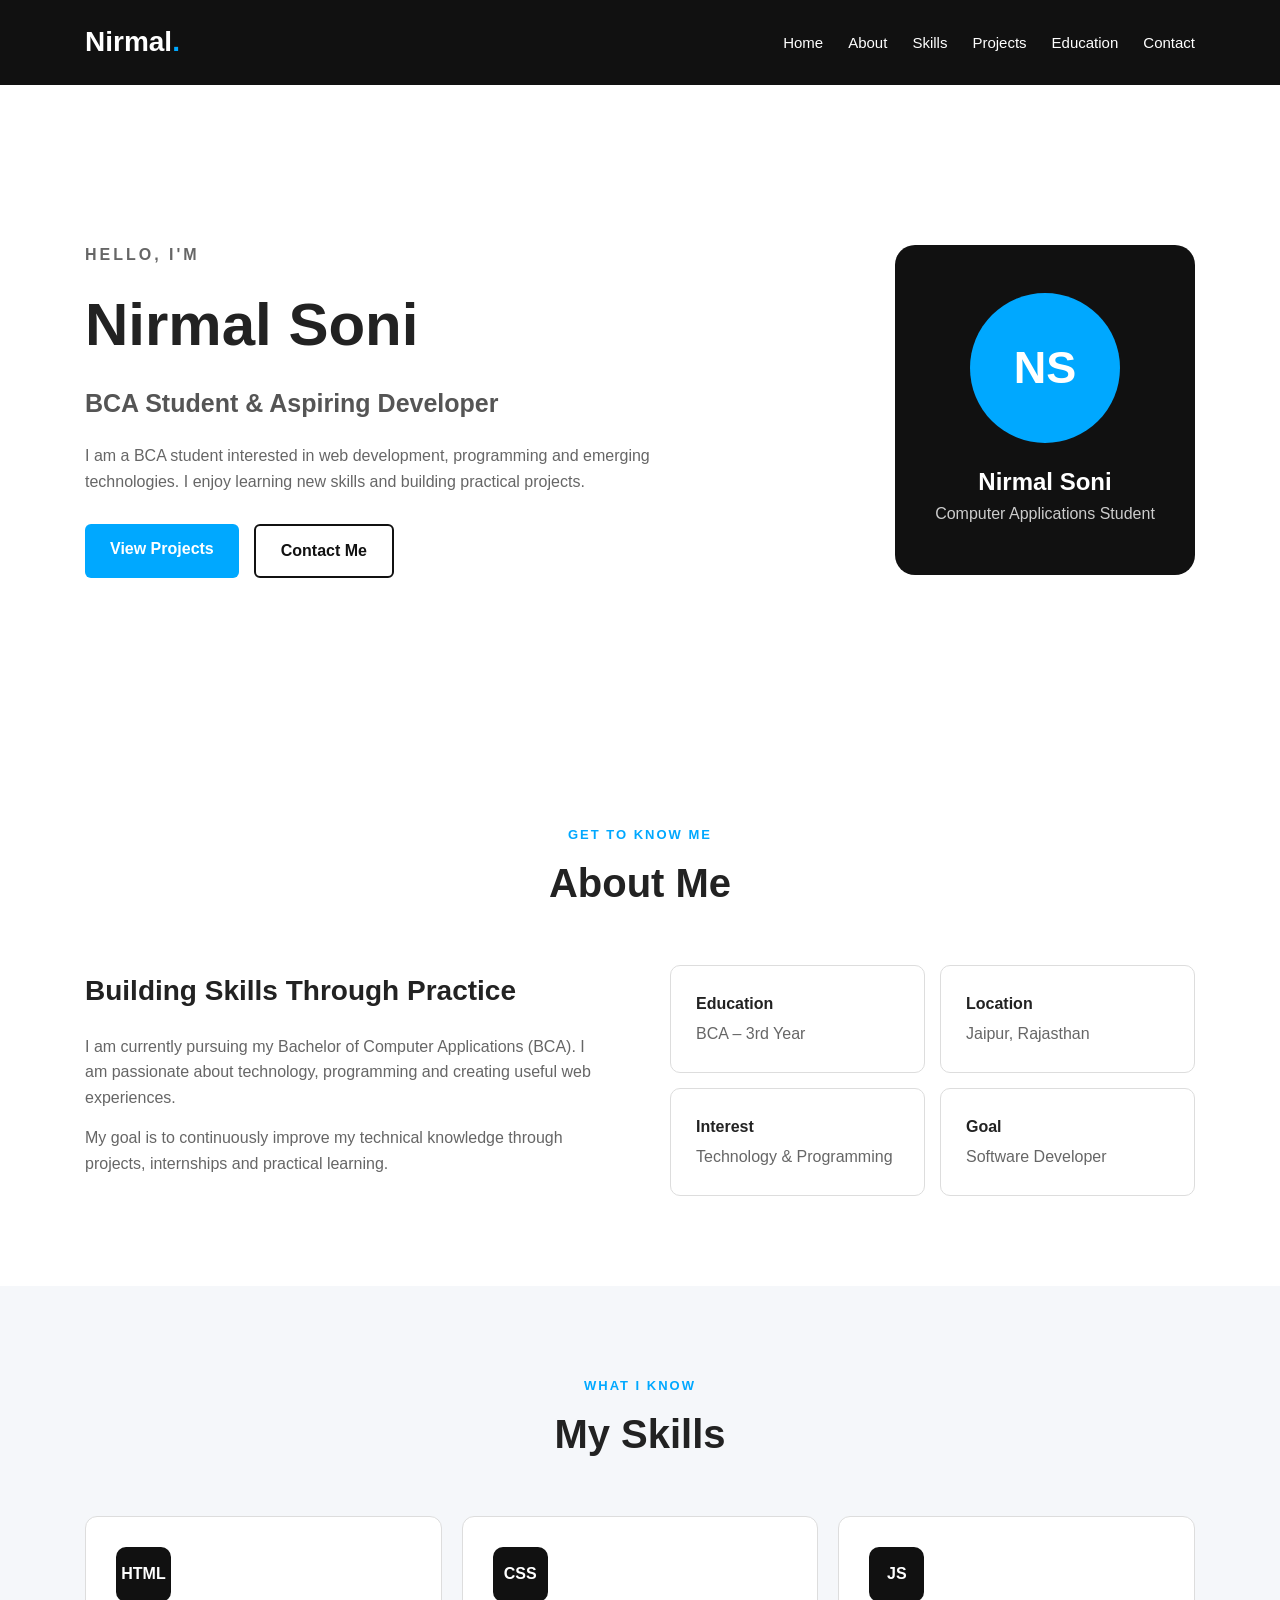
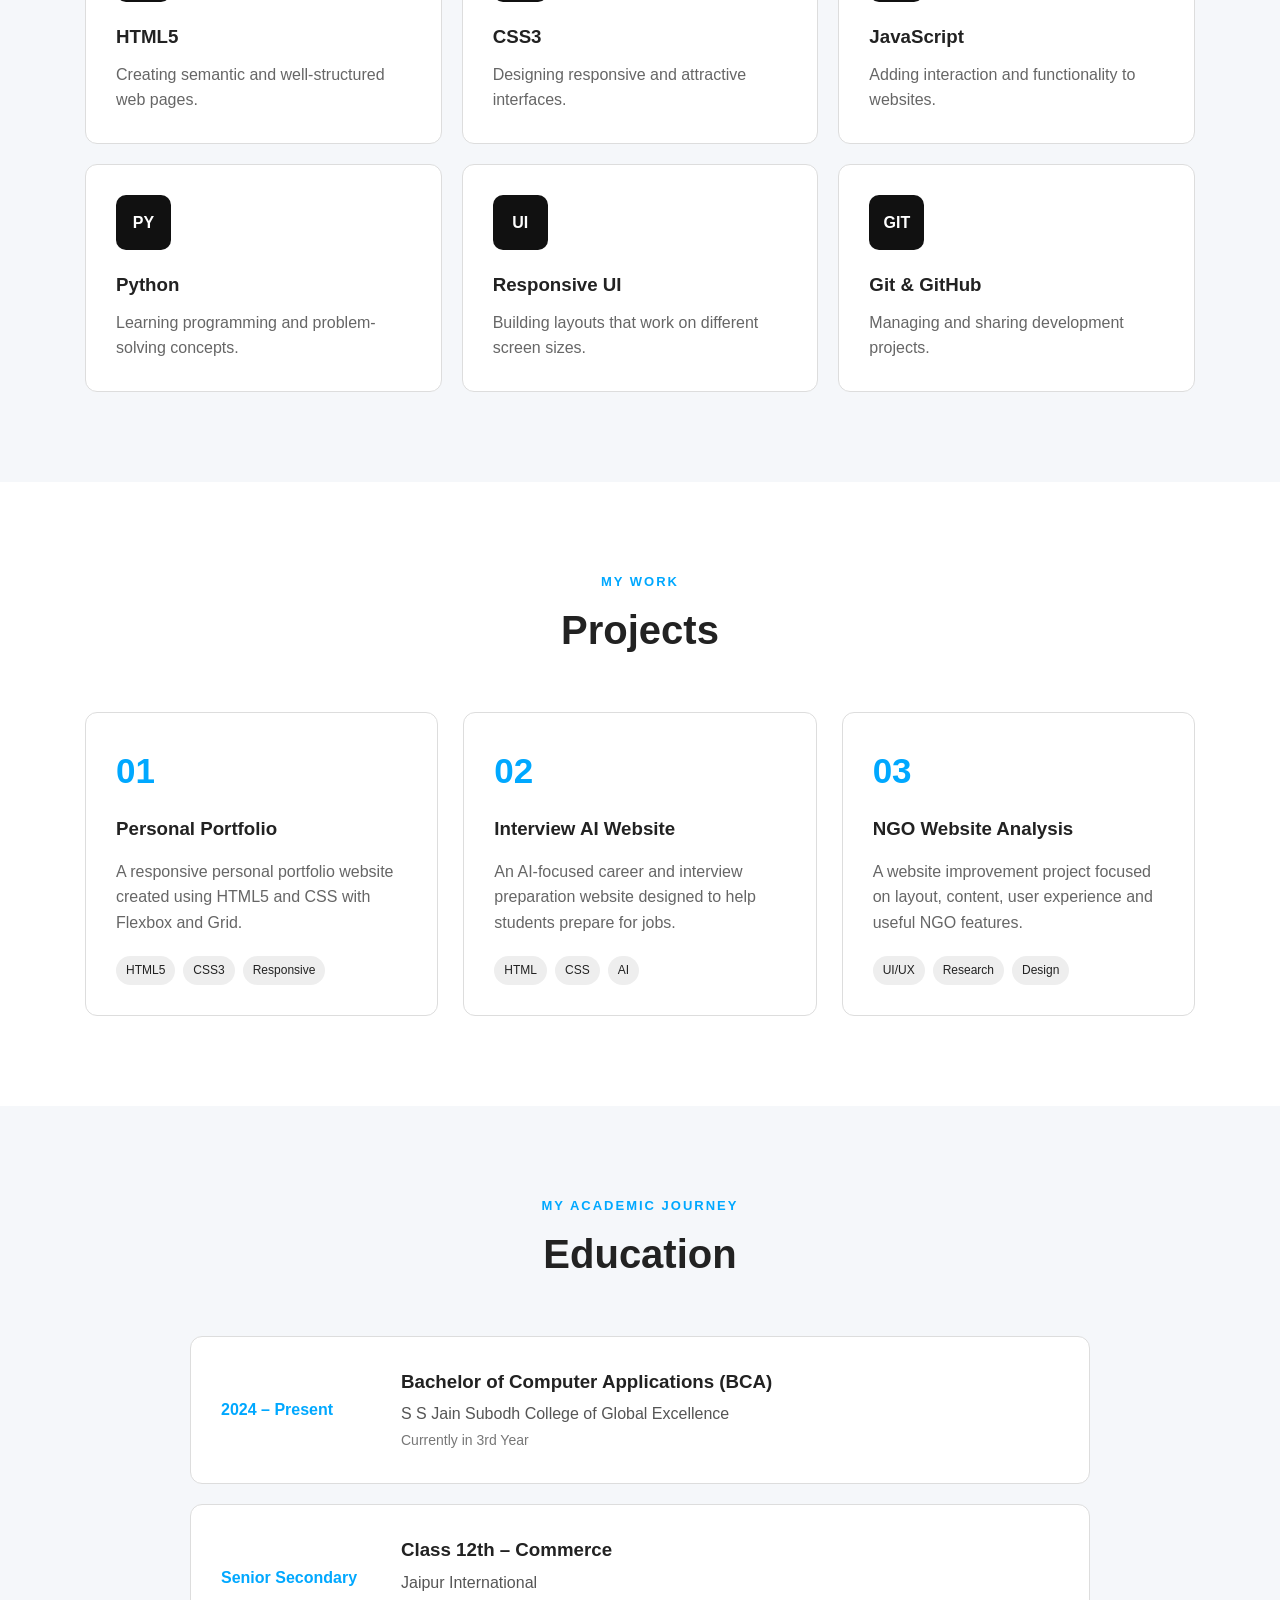
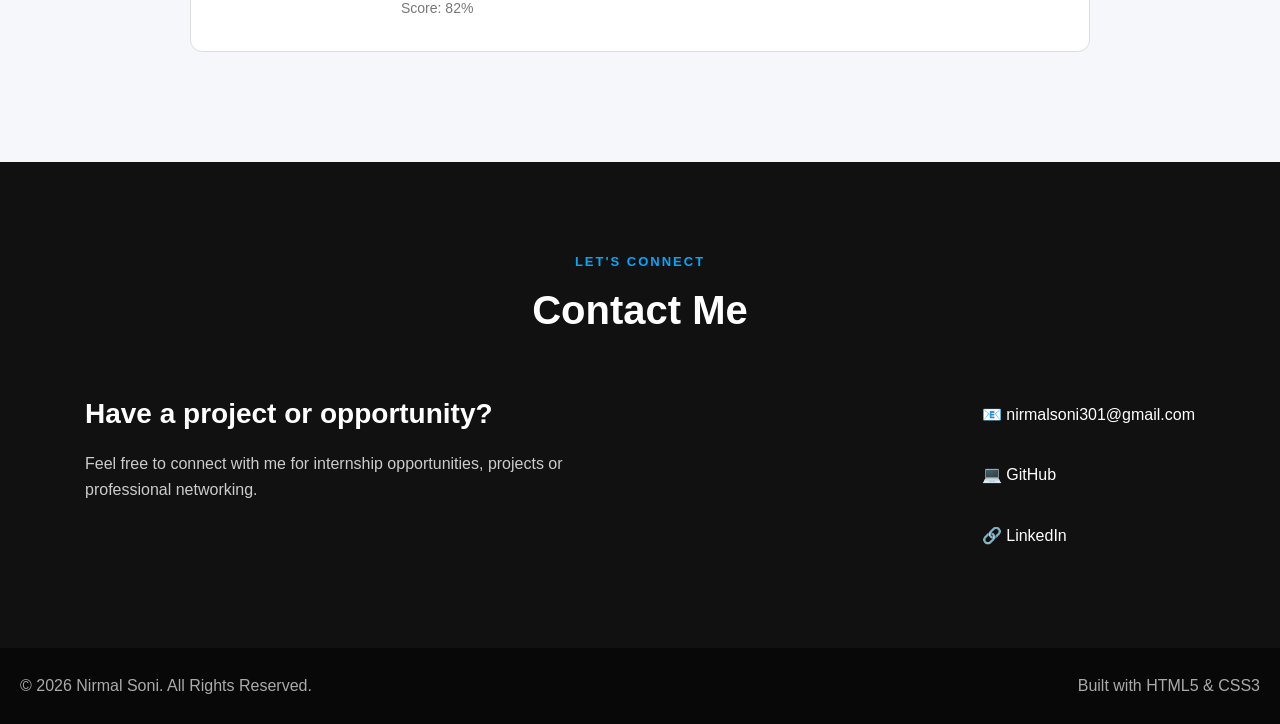
<file: index.html>
<!DOCTYPE html>
<html lang="en">
<head>
    <meta charset="UTF-8">
    <meta name="viewport" content="width=device-width, initial-scale=1.0">
    <meta name="description" content="Nirmal Soni - Personal Portfolio">
    <title>Nirmal Soni | Personal Portfolio</title>

    <link rel="stylesheet" href="style.css">
</head>

<body>

    <!-- Navbar -->
    <header class="header">
        <nav class="navbar">

            <div class="logo">Nirmal<span>.</span></div>

            <ul class="nav-links">
                <li><a href="#home">Home</a></li>
                <li><a href="#about">About</a></li>
                <li><a href="#skills">Skills</a></li>
                <li><a href="#projects">Projects</a></li>
                <li><a href="#education">Education</a></li>
                <li><a href="#contact">Contact</a></li>
            </ul>

        </nav>
    </header>


    <!-- Hero Section -->
    <main>

        <section id="home" class="hero">

            <div class="hero-content">

                <p class="welcome">HELLO, I'M</p>

                <h1>Nirmal Soni</h1>

                <h2>BCA Student & Aspiring Developer</h2>

                <p>
                    I am a BCA student interested in web development,
                    programming and emerging technologies. I enjoy
                    learning new skills and building practical projects.
                </p>

                <div class="hero-buttons">
                    <a href="#projects" class="btn primary-btn">
                        View Projects
                    </a>

                    <a href="#contact" class="btn secondary-btn">
                        Contact Me
                    </a>
                </div>

            </div>

            <div class="hero-card">
                <div class="profile-circle">NS</div>
                <h3>Nirmal Soni</h3>
                <p>Computer Applications Student</p>
            </div>

        </section>


        <!-- About Section -->
        <section id="about" class="section">

            <div class="section-title">
                <p>GET TO KNOW ME</p>
                <h2>About Me</h2>
            </div>

            <div class="about-container">

                <div class="about-text">

                    <h3>Building Skills Through Practice</h3>

                    <p>
                        I am currently pursuing my Bachelor of Computer
                        Applications (BCA). I am passionate about technology,
                        programming and creating useful web experiences.
                    </p>

                    <p>
                        My goal is to continuously improve my technical
                        knowledge through projects, internships and
                        practical learning.
                    </p>

                </div>

                <div class="about-info">

                    <div class="info-box">
                        <strong>Education</strong>
                        <span>BCA – 3rd Year</span>
                    </div>

                    <div class="info-box">
                        <strong>Location</strong>
                        <span>Jaipur, Rajasthan</span>
                    </div>

                    <div class="info-box">
                        <strong>Interest</strong>
                        <span>Technology & Programming</span>
                    </div>

                    <div class="info-box">
                        <strong>Goal</strong>
                        <span>Software Developer</span>
                    </div>

                </div>

            </div>

        </section>


        <!-- Skills Section -->
        <section id="skills" class="section light-section">

            <div class="section-title">
                <p>WHAT I KNOW</p>
                <h2>My Skills</h2>
            </div>

            <div class="skills-grid">

                <article class="skill-card">
                    <div class="skill-icon">HTML</div>
                    <h3>HTML5</h3>
                    <p>Creating semantic and well-structured web pages.</p>
                </article>

                <article class="skill-card">
                    <div class="skill-icon">CSS</div>
                    <h3>CSS3</h3>
                    <p>Designing responsive and attractive interfaces.</p>
                </article>

                <article class="skill-card">
                    <div class="skill-icon">JS</div>
                    <h3>JavaScript</h3>
                    <p>Adding interaction and functionality to websites.</p>
                </article>

                <article class="skill-card">
                    <div class="skill-icon">PY</div>
                    <h3>Python</h3>
                    <p>Learning programming and problem-solving concepts.</p>
                </article>

                <article class="skill-card">
                    <div class="skill-icon">UI</div>
                    <h3>Responsive UI</h3>
                    <p>Building layouts that work on different screen sizes.</p>
                </article>

                <article class="skill-card">
                    <div class="skill-icon">GIT</div>
                    <h3>Git & GitHub</h3>
                    <p>Managing and sharing development projects.</p>
                </article>

            </div>

        </section>


        <!-- Projects Section -->
        <section id="projects" class="section">

            <div class="section-title">
                <p>MY WORK</p>
                <h2>Projects</h2>
            </div>

            <div class="projects-grid">

                <article class="project-card">

                    <div class="project-number">01</div>

                    <h3>Personal Portfolio</h3>

                    <p>
                        A responsive personal portfolio website created
                        using HTML5 and CSS with Flexbox and Grid.
                    </p>

                    <div class="project-tags">
                        <span>HTML5</span>
                        <span>CSS3</span>
                        <span>Responsive</span>
                    </div>

                </article>


                <article class="project-card">

                    <div class="project-number">02</div>

                    <h3>Interview AI Website</h3>

                    <p>
                        An AI-focused career and interview preparation
                        website designed to help students prepare for jobs.
                    </p>

                    <div class="project-tags">
                        <span>HTML</span>
                        <span>CSS</span>
                        <span>AI</span>
                    </div>

                </article>


                <article class="project-card">

                    <div class="project-number">03</div>

                    <h3>NGO Website Analysis</h3>

                    <p>
                        A website improvement project focused on layout,
                        content, user experience and useful NGO features.
                    </p>

                    <div class="project-tags">
                        <span>UI/UX</span>
                        <span>Research</span>
                        <span>Design</span>
                    </div>

                </article>

            </div>

        </section>


        <!-- Education Section -->
        <section id="education" class="section light-section">

            <div class="section-title">
                <p>MY ACADEMIC JOURNEY</p>
                <h2>Education</h2>
            </div>

            <div class="education-card">

                <div class="education-year">2024 – Present</div>

                <div>
                    <h3>Bachelor of Computer Applications (BCA)</h3>

                    <p>
                        S S Jain Subodh College of Global Excellence
                    </p>

                    <span>Currently in 3rd Year</span>
                </div>

            </div>


            <div class="education-card">

                <div class="education-year">Senior Secondary</div>

                <div>
                    <h3>Class 12th – Commerce</h3>

                    <p>Jaipur International</p>

                    <span>Score: 82%</span>
                </div>

            </div>

        </section>


        <!-- Contact Section -->
        <section id="contact" class="section contact-section">

            <div class="section-title">
                <p>LET'S CONNECT</p>
                <h2>Contact Me</h2>
            </div>

            <div class="contact-container">

                <div class="contact-text">

                    <h3>Have a project or opportunity?</h3>

                    <p>
                        Feel free to connect with me for internship
                        opportunities, projects or professional networking.
                    </p>

                </div>

                <div class="contact-details">

                    <a href="mailto:nirmalsoni301@gmail.com">
                        📧 nirmalsoni301@gmail.com
                    </a>

                    <a href="https://github.com/Ritesh15-CDR" target="_blank">
                        💻 GitHub
                    </a>

                    <a href="https://www.linkedin.com/in/nirmal-soni-29a355435"
                       target="_blank">
                        🔗 LinkedIn
                    </a>

                </div>

            </div>

        </section>

    </main>


    <!-- Footer -->
    <footer class="footer">

        <p>
            © 2026 Nirmal Soni. All Rights Reserved.
        </p>

        <p>
            Built with HTML5 & CSS3
        </p>

    </footer>

</body>
</html>
</file>
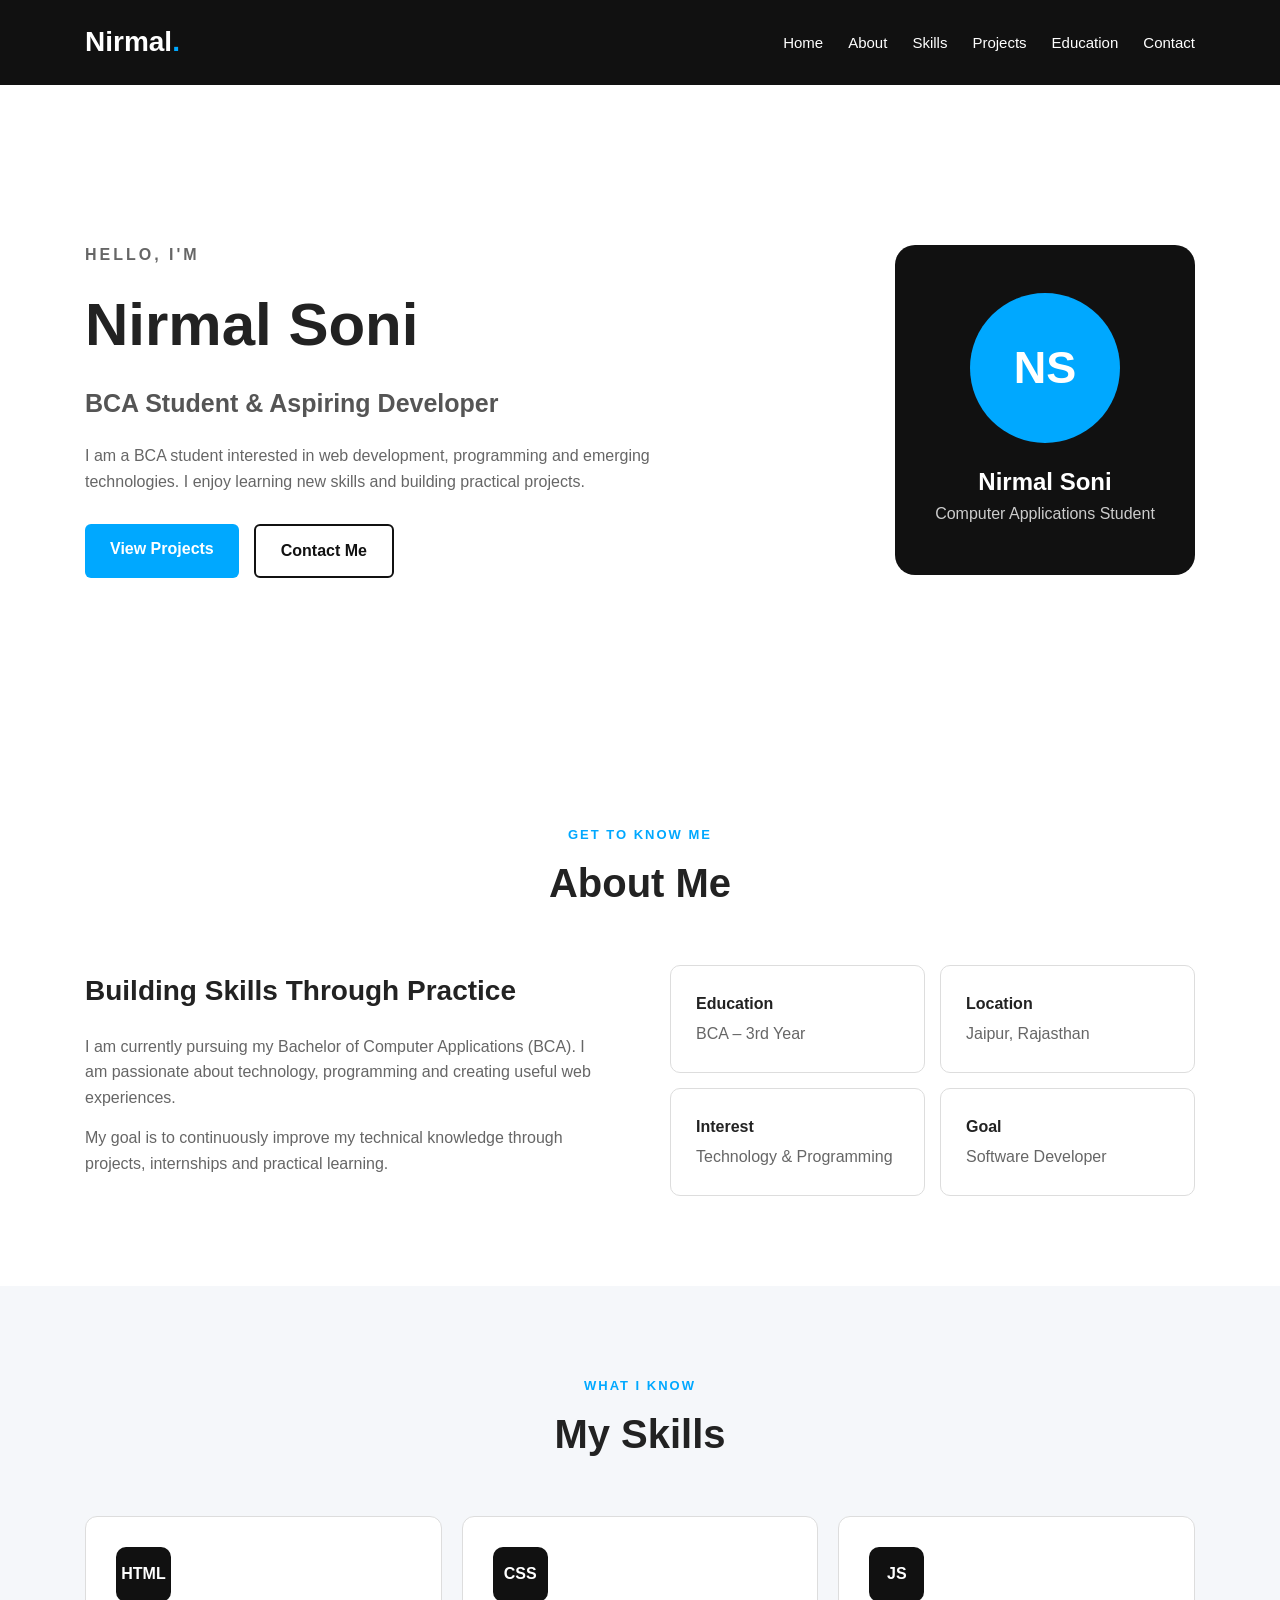
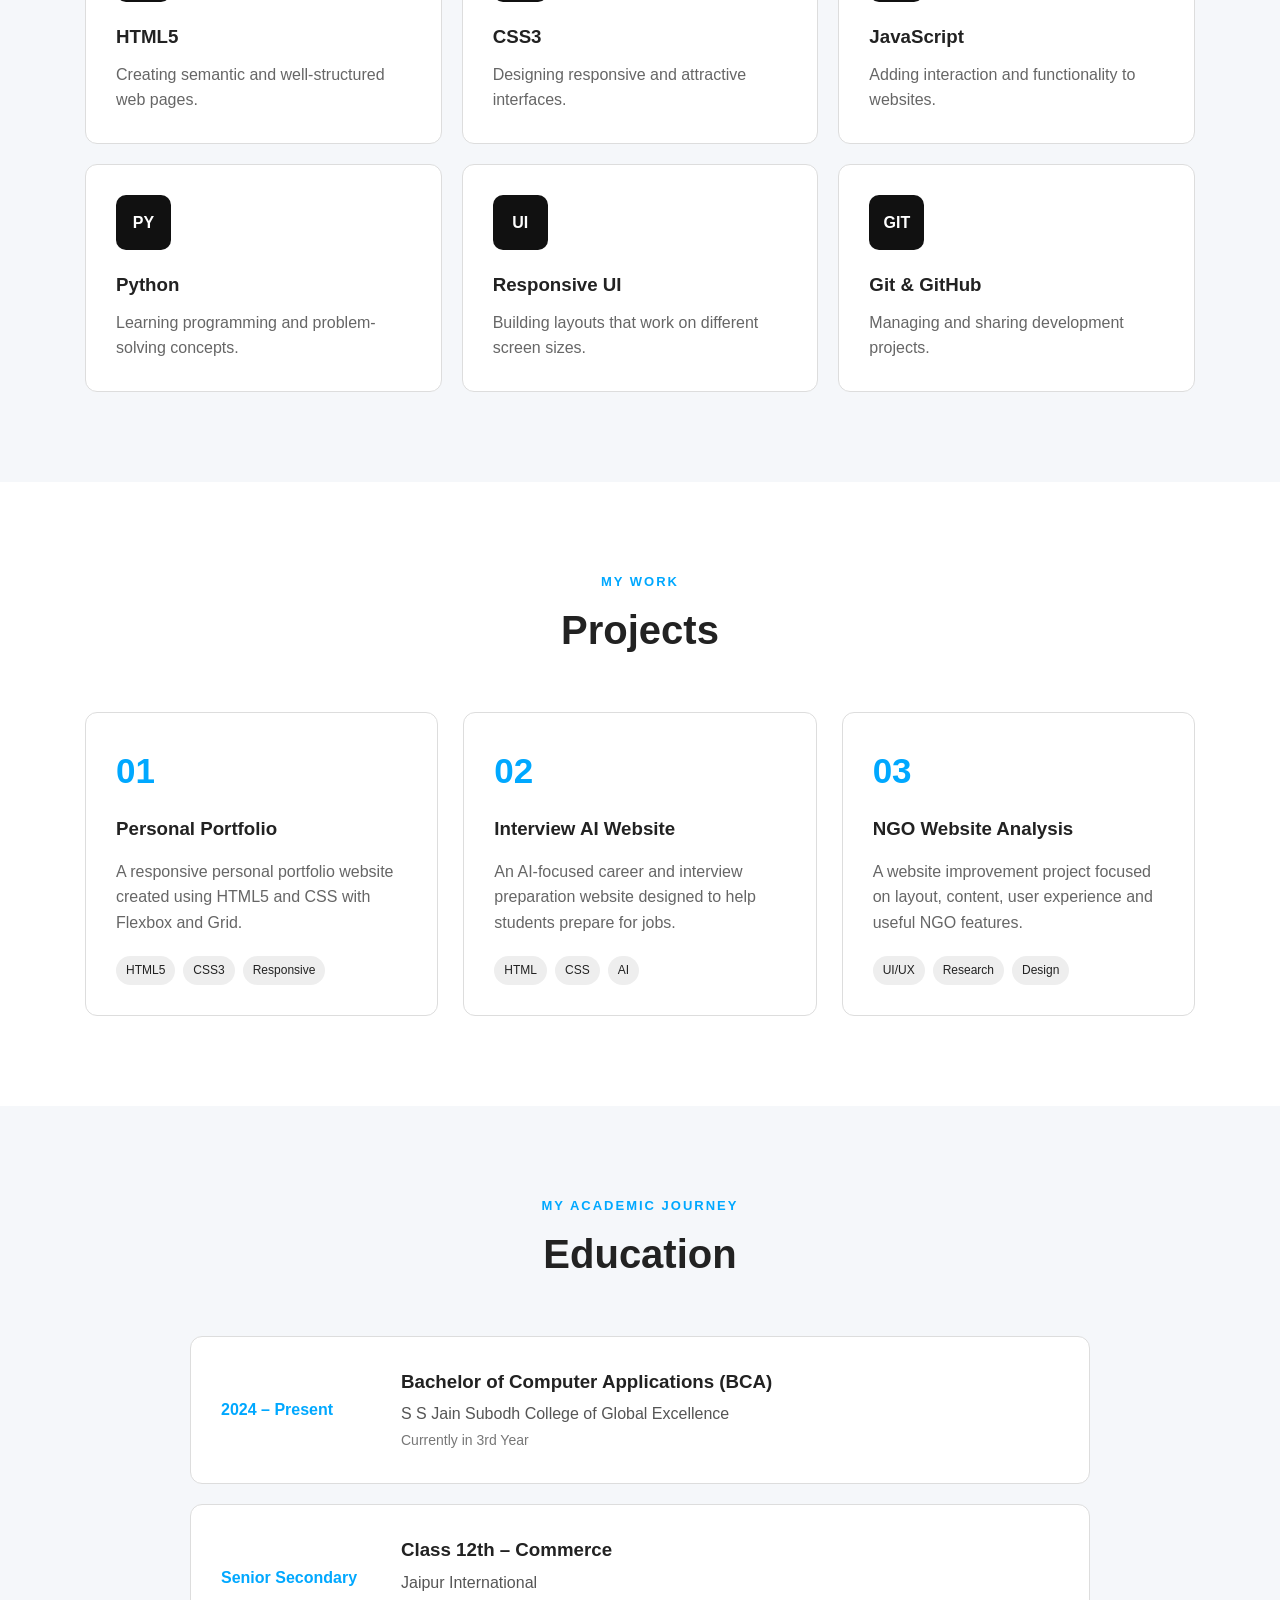
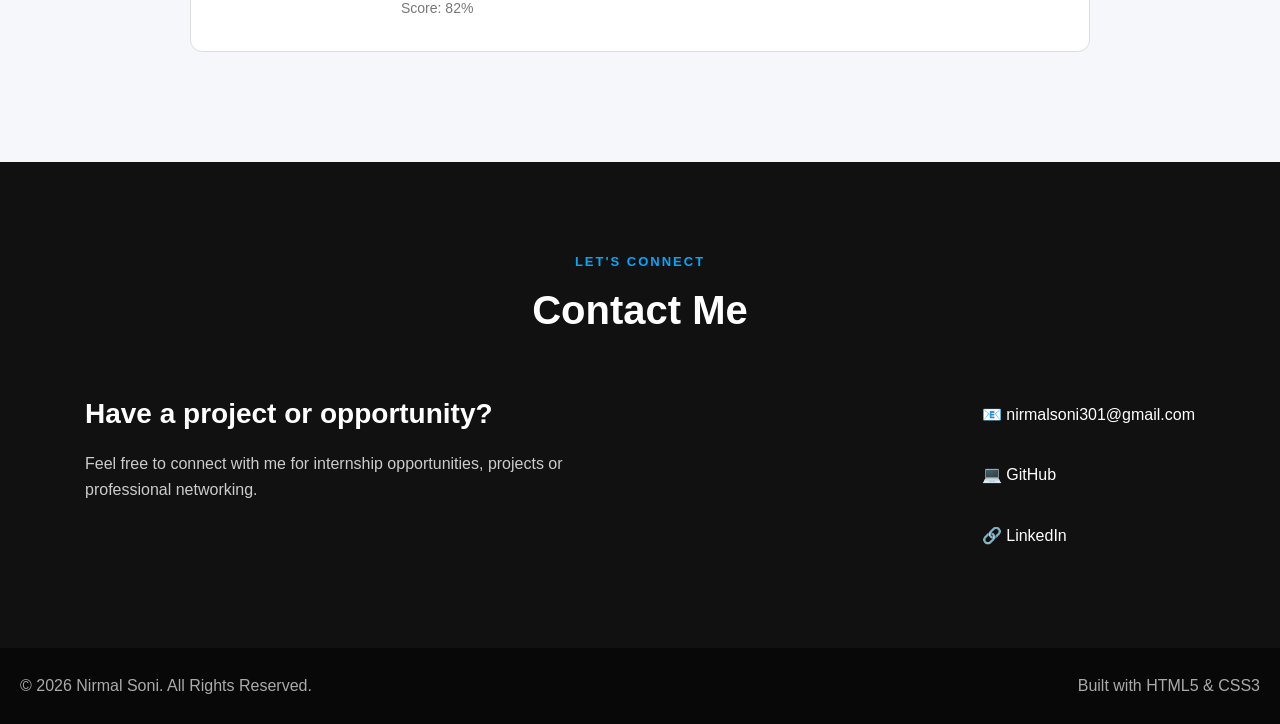
<file: Portfolio.html>
<!DOCTYPE html>
<html lang="en">
<head>
    <meta charset="UTF-8">
    <meta name="viewport" content="width=device-width, initial-scale=1.0">
    <meta name="description" content="Nirmal Soni - Personal Portfolio">
    <title>Nirmal Soni | Personal Portfolio</title>

    <link rel="stylesheet" href="style.css">
</head>

<body>

    <!-- Navbar -->
    <header class="header">
        <nav class="navbar">

            <div class="logo">Nirmal<span>.</span></div>

            <ul class="nav-links">
                <li><a href="#home">Home</a></li>
                <li><a href="#about">About</a></li>
                <li><a href="#skills">Skills</a></li>
                <li><a href="#projects">Projects</a></li>
                <li><a href="#education">Education</a></li>
                <li><a href="#contact">Contact</a></li>
            </ul>

        </nav>
    </header>


    <!-- Hero Section -->
    <main>

        <section id="home" class="hero">

            <div class="hero-content">

                <p class="welcome">HELLO, I'M</p>

                <h1>Nirmal Soni</h1>

                <h2>BCA Student & Aspiring Developer</h2>

                <p>
                    I am a BCA student interested in web development,
                    programming and emerging technologies. I enjoy
                    learning new skills and building practical projects.
                </p>

                <div class="hero-buttons">
                    <a href="#projects" class="btn primary-btn">
                        View Projects
                    </a>

                    <a href="#contact" class="btn secondary-btn">
                        Contact Me
                    </a>
                </div>

            </div>

            <div class="hero-card">
                <div class="profile-circle">NS</div>
                <h3>Nirmal Soni</h3>
                <p>Computer Applications Student</p>
            </div>

        </section>


        <!-- About Section -->
        <section id="about" class="section">

            <div class="section-title">
                <p>GET TO KNOW ME</p>
                <h2>About Me</h2>
            </div>

            <div class="about-container">

                <div class="about-text">

                    <h3>Building Skills Through Practice</h3>

                    <p>
                        I am currently pursuing my Bachelor of Computer
                        Applications (BCA). I am passionate about technology,
                        programming and creating useful web experiences.
                    </p>

                    <p>
                        My goal is to continuously improve my technical
                        knowledge through projects, internships and
                        practical learning.
                    </p>

                </div>

                <div class="about-info">

                    <div class="info-box">
                        <strong>Education</strong>
                        <span>BCA – 3rd Year</span>
                    </div>

                    <div class="info-box">
                        <strong>Location</strong>
                        <span>Jaipur, Rajasthan</span>
                    </div>

                    <div class="info-box">
                        <strong>Interest</strong>
                        <span>Technology & Programming</span>
                    </div>

                    <div class="info-box">
                        <strong>Goal</strong>
                        <span>Software Developer</span>
                    </div>

                </div>

            </div>

        </section>


        <!-- Skills Section -->
        <section id="skills" class="section light-section">

            <div class="section-title">
                <p>WHAT I KNOW</p>
                <h2>My Skills</h2>
            </div>

            <div class="skills-grid">

                <article class="skill-card">
                    <div class="skill-icon">HTML</div>
                    <h3>HTML5</h3>
                    <p>Creating semantic and well-structured web pages.</p>
                </article>

                <article class="skill-card">
                    <div class="skill-icon">CSS</div>
                    <h3>CSS3</h3>
                    <p>Designing responsive and attractive interfaces.</p>
                </article>

                <article class="skill-card">
                    <div class="skill-icon">JS</div>
                    <h3>JavaScript</h3>
                    <p>Adding interaction and functionality to websites.</p>
                </article>

                <article class="skill-card">
                    <div class="skill-icon">PY</div>
                    <h3>Python</h3>
                    <p>Learning programming and problem-solving concepts.</p>
                </article>

                <article class="skill-card">
                    <div class="skill-icon">UI</div>
                    <h3>Responsive UI</h3>
                    <p>Building layouts that work on different screen sizes.</p>
                </article>

                <article class="skill-card">
                    <div class="skill-icon">GIT</div>
                    <h3>Git & GitHub</h3>
                    <p>Managing and sharing development projects.</p>
                </article>

            </div>

        </section>


        <!-- Projects Section -->
        <section id="projects" class="section">

            <div class="section-title">
                <p>MY WORK</p>
                <h2>Projects</h2>
            </div>

            <div class="projects-grid">

                <article class="project-card">

                    <div class="project-number">01</div>

                    <h3>Personal Portfolio</h3>

                    <p>
                        A responsive personal portfolio website created
                        using HTML5 and CSS with Flexbox and Grid.
                    </p>

                    <div class="project-tags">
                        <span>HTML5</span>
                        <span>CSS3</span>
                        <span>Responsive</span>
                    </div>

                </article>


                <article class="project-card">

                    <div class="project-number">02</div>

                    <h3>Interview AI Website</h3>

                    <p>
                        An AI-focused career and interview preparation
                        website designed to help students prepare for jobs.
                    </p>

                    <div class="project-tags">
                        <span>HTML</span>
                        <span>CSS</span>
                        <span>AI</span>
                    </div>

                </article>


                <article class="project-card">

                    <div class="project-number">03</div>

                    <h3>NGO Website Analysis</h3>

                    <p>
                        A website improvement project focused on layout,
                        content, user experience and useful NGO features.
                    </p>

                    <div class="project-tags">
                        <span>UI/UX</span>
                        <span>Research</span>
                        <span>Design</span>
                    </div>

                </article>

            </div>

        </section>


        <!-- Education Section -->
        <section id="education" class="section light-section">

            <div class="section-title">
                <p>MY ACADEMIC JOURNEY</p>
                <h2>Education</h2>
            </div>

            <div class="education-card">

                <div class="education-year">2024 – Present</div>

                <div>
                    <h3>Bachelor of Computer Applications (BCA)</h3>

                    <p>
                        S S Jain Subodh College of Global Excellence
                    </p>

                    <span>Currently in 3rd Year</span>
                </div>

            </div>


            <div class="education-card">

                <div class="education-year">Senior Secondary</div>

                <div>
                    <h3>Class 12th – Commerce</h3>

                    <p>Jaipur International</p>

                    <span>Score: 82%</span>
                </div>

            </div>

        </section>


        <!-- Contact Section -->
        <section id="contact" class="section contact-section">

            <div class="section-title">
                <p>LET'S CONNECT</p>
                <h2>Contact Me</h2>
            </div>

            <div class="contact-container">

                <div class="contact-text">

                    <h3>Have a project or opportunity?</h3>

                    <p>
                        Feel free to connect with me for internship
                        opportunities, projects or professional networking.
                    </p>

                </div>

                <div class="contact-details">

                    <a href="mailto:nirmalsoni301@gmail.com">
                        📧 nirmalsoni301@gmail.com
                    </a>

                    <a href="https://github.com/Ritesh15-CDR" target="_blank">
                        💻 GitHub
                    </a>

                    <a href="https://www.linkedin.com/in/nirmal-soni-29a355435"
                       target="_blank">
                        🔗 LinkedIn
                    </a>

                </div>

            </div>

        </section>

    </main>


    <!-- Footer -->
    <footer class="footer">

        <p>
            © 2026 Nirmal Soni. All Rights Reserved.
        </p>

        <p>
            Built with HTML5 & CSS3
        </p>

    </footer>

</body>
</html>
</file>
<file: style.css>
* {
    margin: 0;
    padding: 0;
    box-sizing: border-box;
}

html {
    scroll-behavior: smooth;
}

body {
    font-family: Arial, Helvetica, sans-serif;
    line-height: 1.6;
    background: #ffffff;
    color: #222222;
}


/* =========================
   HEADER & NAVBAR
========================= */

.header {
    width: 100%;
    background: #111111;
    position: sticky;
    top: 0;
    z-index: 1000;
}

.navbar {
    max-width: 1150px;
    margin: auto;

    display: flex;
    justify-content: space-between;
    align-items: center;

    padding: 20px;
}

.logo {
    font-size: 28px;
    font-weight: bold;
    color: #ffffff;
}

.logo span {
    color: #00a8ff;
}

.nav-links {
    list-style: none;

    display: flex;
    gap: 25px;
}

.nav-links a {
    text-decoration: none;
    color: #ffffff;
    font-size: 15px;

    transition: 0.3s;
}

.nav-links a:hover {
    color: #00a8ff;
}


/* =========================
   HERO
========================= */

.hero {
    max-width: 1150px;
    min-height: 650px;

    margin: auto;
    padding: 80px 20px;

    display: flex;
    justify-content: space-between;
    align-items: center;
    gap: 50px;
}

.hero-content {
    flex: 1;
}

.welcome {
    color: #00a8ff;
    font-weight: bold;
    letter-spacing: 3px;
    margin-bottom: 10px;
}

.hero h1 {
    font-size: 60px;
    margin-bottom: 10px;
}

.hero h2 {
    font-size: 25px;
    color: #555555;
    margin-bottom: 20px;
}

.hero-content > p {
    max-width: 600px;
    color: #666666;
}

.hero-buttons {
    margin-top: 30px;

    display: flex;
    gap: 15px;
    flex-wrap: wrap;
}

.btn {
    display: inline-block;

    padding: 12px 25px;

    text-decoration: none;
    border-radius: 6px;

    font-weight: bold;
}

.primary-btn {
    background: #00a8ff;
    color: white;
}

.secondary-btn {
    border: 2px solid #111111;
    color: #111111;
}

.hero-card {
    width: 300px;
    min-height: 330px;

    background: #111111;
    color: white;

    border-radius: 20px;

    display: flex;
    flex-direction: column;
    justify-content: center;
    align-items: center;

    text-align: center;
}

.profile-circle {
    width: 150px;
    height: 150px;

    border-radius: 50%;

    display: flex;
    justify-content: center;
    align-items: center;

    background: #00a8ff;
    color: white;

    font-size: 45px;
    font-weight: bold;

    margin-bottom: 20px;
}

.hero-card h3 {
    font-size: 24px;
}

.hero-card p {
    color: #cccccc;
}


/* =========================
   COMMON SECTION
========================= */

.section {
    max-width: 1150px;
    margin: auto;

    padding: 90px 20px;
}

.light-section {
    max-width: none;
    background: #f5f7fa;
}

.section-title {
    text-align: center;
    margin-bottom: 50px;
}

.section-title p {
    color: #00a8ff;
    font-weight: bold;
    letter-spacing: 2px;
    font-size: 13px;
}

.section-title h2 {
    font-size: 40px;
    margin-top: 5px;
}


/* =========================
   ABOUT
========================= */

.about-container {
    display: flex;
    gap: 60px;
    align-items: center;
}

.about-text {
    flex: 1;
}

.about-text h3 {
    font-size: 28px;
    margin-bottom: 20px;
}

.about-text p {
    color: #666666;
    margin-bottom: 15px;
}

.about-info {
    flex: 1;

    display: grid;
    grid-template-columns: repeat(2, 1fr);
    gap: 15px;
}

.info-box {
    padding: 25px;

    background: white;
    border: 1px solid #dddddd;
    border-radius: 10px;

    display: flex;
    flex-direction: column;
}

.info-box strong {
    margin-bottom: 5px;
}

.info-box span {
    color: #666666;
}


/* =========================
   SKILLS - CSS GRID
========================= */

.skills-grid {
    max-width: 1150px;
    margin: auto;

    display: grid;

    grid-template-columns: repeat(3, 1fr);

    gap: 20px;

    padding: 0 20px;
}

.skill-card {
    background: white;

    padding: 30px;

    border-radius: 12px;

    border: 1px solid #dddddd;

    transition: 0.3s;
}

.skill-card:hover {
    transform: translateY(-5px);
}

.skill-icon {
    width: 55px;
    height: 55px;

    background: #111111;
    color: white;

    border-radius: 10px;

    display: flex;
    justify-content: center;
    align-items: center;

    font-weight: bold;

    margin-bottom: 20px;
}

.skill-card h3 {
    margin-bottom: 10px;
}

.skill-card p {
    color: #666666;
}


/* =========================
   PROJECTS - CSS GRID
========================= */

.projects-grid {
    display: grid;

    grid-template-columns: repeat(3, 1fr);

    gap: 25px;
}

.project-card {
    padding: 30px;

    border: 1px solid #dddddd;
    border-radius: 12px;

    transition: 0.3s;
}

.project-card:hover {
    transform: translateY(-5px);
}

.project-number {
    font-size: 35px;
    font-weight: bold;

    color: #00a8ff;

    margin-bottom: 15px;
}

.project-card h3 {
    margin-bottom: 15px;
}

.project-card p {
    color: #666666;
    margin-bottom: 20px;
}

.project-tags {
    display: flex;
    gap: 8px;
    flex-wrap: wrap;
}

.project-tags span {
    background: #eeeeee;
    padding: 5px 10px;

    border-radius: 20px;

    font-size: 12px;
}


/* =========================
   EDUCATION
========================= */

.education-card {
    max-width: 900px;
    margin: 0 auto 20px;

    background: white;

    padding: 30px;

    border-radius: 12px;

    display: flex;
    align-items: center;
    gap: 30px;

    border: 1px solid #dddddd;
}

.education-year {
    min-width: 150px;

    font-weight: bold;
    color: #00a8ff;
}

.education-card h3 {
    margin-bottom: 5px;
}

.education-card p {
    color: #555555;
}

.education-card span {
    color: #777777;
    font-size: 14px;
}


/* =========================
   CONTACT
========================= */

.contact-section {
    background: #111111;
    color: white;

    max-width: none;

    padding-left: max(20px, calc((100% - 1110px) / 2));
    padding-right: max(20px, calc((100% - 1110px) / 2));
}

.contact-section .section-title h2 {
    color: white;
}

.contact-container {
    display: flex;
    justify-content: space-between;
    gap: 50px;
}

.contact-text {
    max-width: 500px;
}

.contact-text h3 {
    font-size: 28px;
    margin-bottom: 15px;
}

.contact-text p {
    color: #cccccc;
}

.contact-details {
    display: flex;
    flex-direction: column;
    gap: 15px;
}

.contact-details a {
    color: white;
    text-decoration: none;

    padding: 10px 0;

    transition: 0.3s;
}

.contact-details a:hover {
    color: #00a8ff;
}


/* =========================
   FOOTER
========================= */

.footer {
    background: #080808;
    color: #aaaaaa;

    padding: 25px 20px;

    display: flex;
    justify-content: space-between;
    align-items: center;
}


/* =========================
   RESPONSIVE DESIGN
========================= */

/* Tablet */

@media (max-width: 900px) {

    .nav-links {
        gap: 12px;
    }

    .hero h1 {
        font-size: 48px;
    }

    .hero-card {
        width: 260px;
    }

    .skills-grid,
    .projects-grid {
        grid-template-columns: repeat(2, 1fr);
    }

}


/* Mobile */

@media (max-width: 700px) {

    .navbar {
        flex-direction: column;
        gap: 15px;
    }

    .nav-links {
        flex-wrap: wrap;
        justify-content: center;
    }

    .hero {
        min-height: auto;

        flex-direction: column;

        text-align: center;

        padding-top: 60px;
    }

    .hero h1 {
        font-size: 42px;
    }

    .hero h2 {
        font-size: 21px;
    }

    .hero-buttons {
        justify-content: center;
    }

    .hero-card {
        width: 100%;
        max-width: 320px;
    }

    .about-container {
        flex-direction: column;
    }

    .about-info {
        width: 100%;
    }

    .skills-grid,
    .projects-grid {
        grid-template-columns: 1fr;
    }

    .section {
        padding: 60px 20px;
    }

    .section-title h2 {
        font-size: 32px;
    }

    .education-card {
        flex-direction: column;
        align-items: flex-start;
        gap: 10px;
    }

    .contact-container {
        flex-direction: column;
    }

    .footer {
        flex-direction: column;
        gap: 10px;
        text-align: center;
    }

}


/* Small Mobile */

@media (max-width: 400px) {

    .nav-links {
        gap: 8px;
    }

    .nav-links a {
        font-size: 13px;
    }

    .hero h1 {
        font-size: 36px;
    }

    .about-info {
        grid-template-columns: 1fr;
    }

}
</file>
